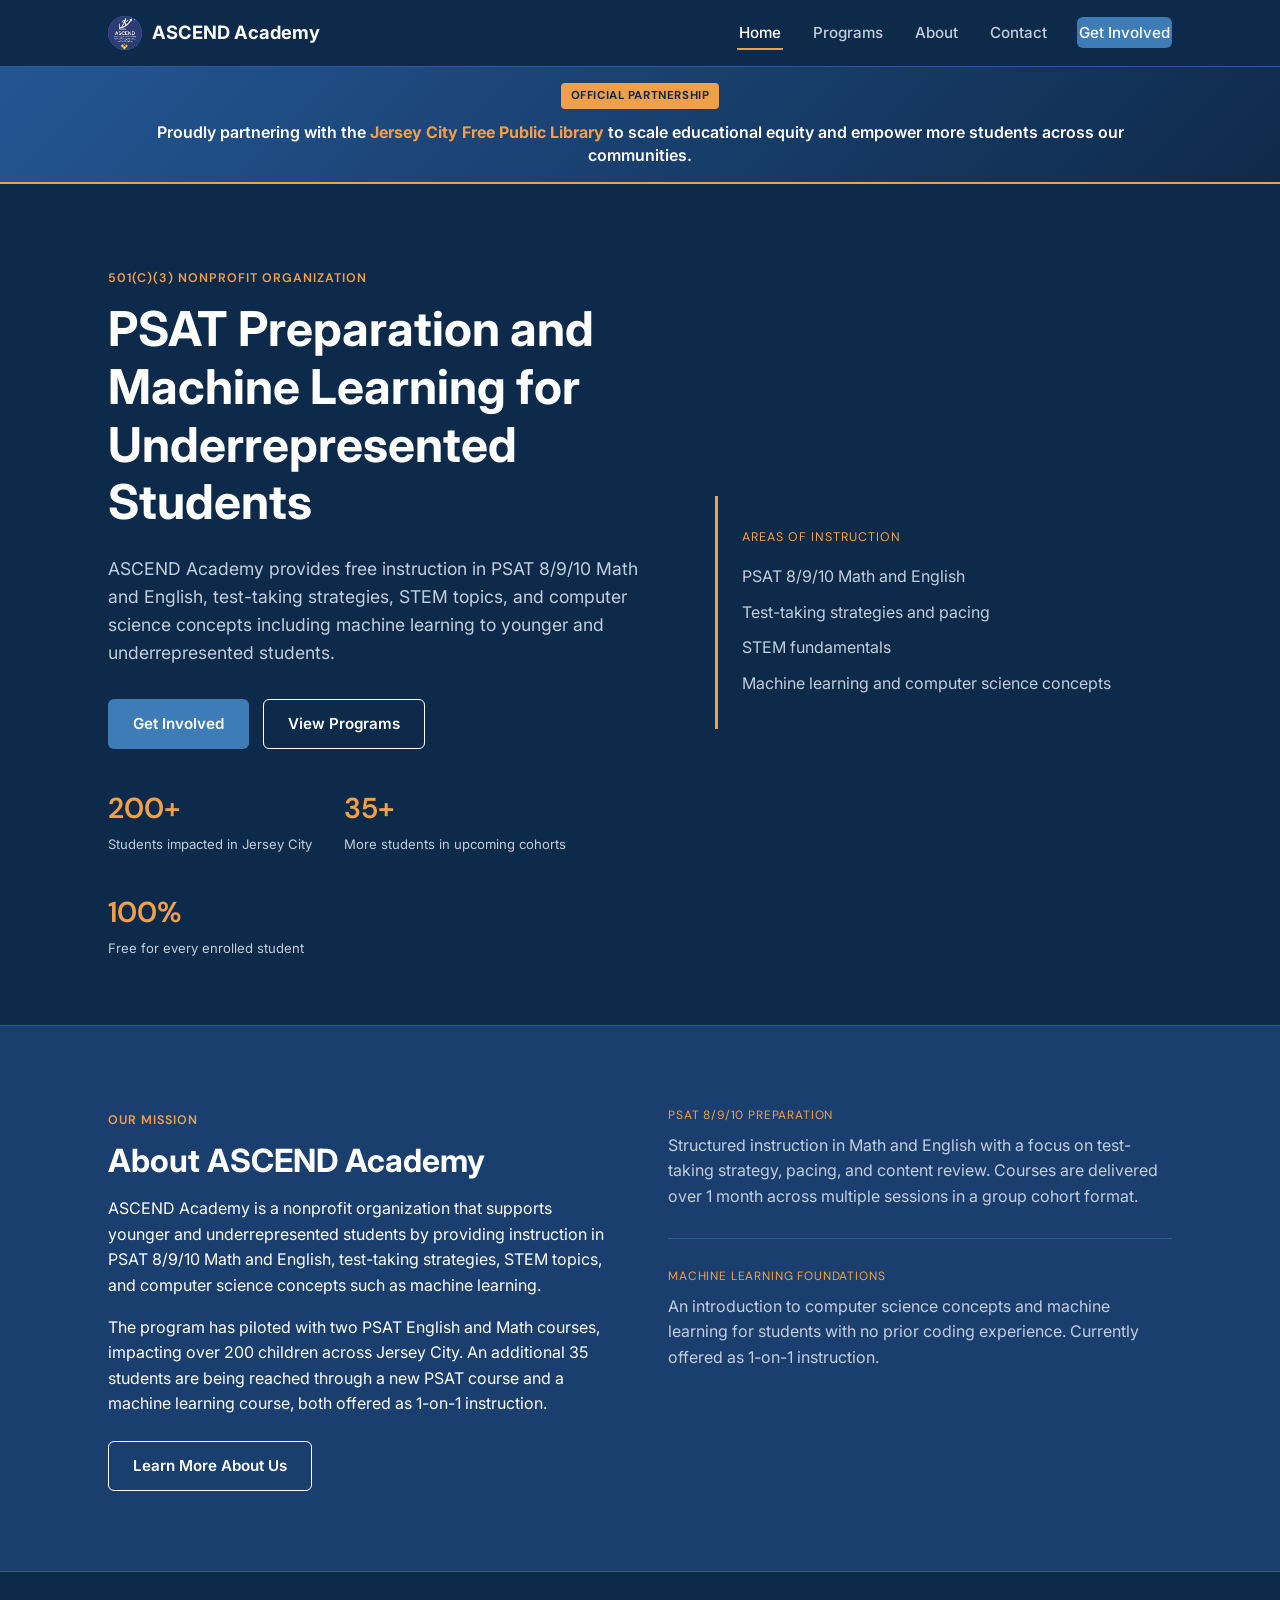
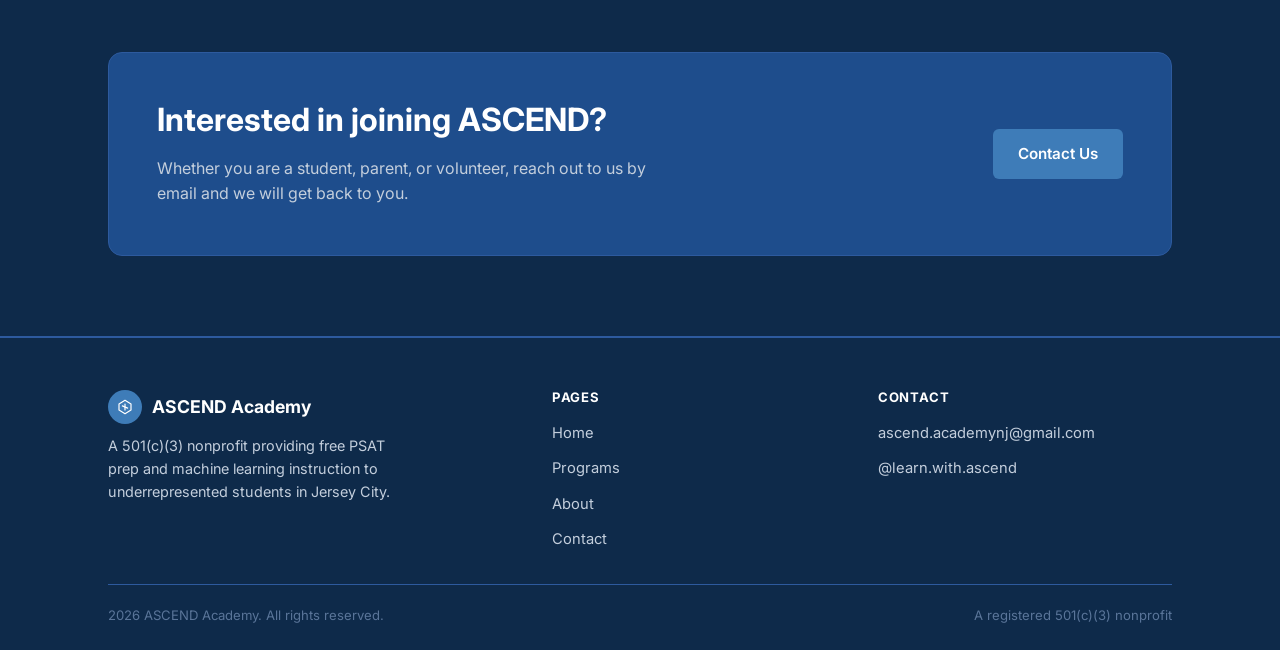
<file: index.html>
<!DOCTYPE html>
<html lang="en">
<head>
<meta charset="UTF-8">
<meta name="viewport" content="width=device-width, initial-scale=1.0">
<title>ASCEND Academy</title>
<meta name="description" content="ASCEND Academy is a nonprofit organization supporting younger and underrepresented students with PSAT preparation and machine learning instruction.">
<link rel="preconnect" href="https://fonts.googleapis.com">
<link rel="preconnect" href="https://fonts.gstatic.com" crossorigin>
<link href="https://fonts.googleapis.com/css2?family=Inter:wght@400;500;600;700&family=DM+Sans:wght@400;500;600&display=swap" rel="stylesheet">
<link rel="stylesheet" href="assets/css/style.css">
</head>
<body>

<header class="site-header">
  <nav class="nav">
    <a href="index.html" class="brand">
      <span class="brand-mark">
        <img src="assets/images/logo.png" alt="ASCEND Academy" style="width:34px;height:34px;object-fit:cover;border-radius:50%;display:block;">
      </span>
      ASCEND Academy
    </a>
    <button class="nav-toggle" aria-label="Toggle navigation" aria-expanded="false">
      <svg viewBox="0 0 24 24" fill="none" stroke-width="2" stroke-linecap="round"><line x1="3" y1="6" x2="21" y2="6"/><line x1="3" y1="12" x2="21" y2="12"/><line x1="3" y1="18" x2="21" y2="18"/></svg>
    </button>
    <ul class="nav-links">
      <li><a href="index.html" class="active">Home</a></li>
      <li><a href="programs.html">Programs</a></li>
      <li><a href="about.html">About</a></li>
      <li><a href="contact.html">Contact</a></li>
      <li><a href="contact.html" class="nav-cta">Get Involved</a></li>
    </ul>
  </nav>
</header>

<main>

  <!-- Highlighted Professional Partnership Banner -->
  <div style="background: linear-gradient(135deg, var(--bg-card-alt), var(--bg-dark)); border-bottom: 2px solid var(--accent); padding: 16px 0; text-align: center;">
    <div class="container" style="display: flex; align-items: center; justify-content: center; gap: 12px; flex-wrap: wrap;">
      <span style="background: var(--accent); color: var(--bg-dark); font-family: var(--font-mono); font-size: 0.72rem; font-weight: 700; padding: 4px 10px; border-radius: 4px; text-transform: uppercase; letter-spacing: 0.05em;">Official Partnership</span>
      <p style="margin: 0; font-weight: 600; font-size: 1rem; color: var(--white); line-height: 1.4;">
        Proudly partnering with the <span style="color: var(--accent); font-weight: 700;">Jersey City Free Public Library</span> to scale educational equity and empower more students across our communities.
      </p>
    </div>
  </div>

  <section class="hero">
    <div class="hero-inner">
      <div>
        <span class="eyebrow">501(c)(3) Nonprofit Organization</span>
        <h1>PSAT Preparation and Machine Learning for Underrepresented Students</h1>
        <p class="lede">ASCEND Academy provides free instruction in PSAT 8/9/10 Math and English, test-taking strategies, STEM topics, and computer science concepts including machine learning to younger and underrepresented students.</p>
        <div class="btn-group">
          <a href="contact.html" class="btn btn-primary">Get Involved</a>
          <a href="programs.html" class="btn btn-outline">View Programs</a>
        </div>
        <div class="hero-stats">
          <div>
            <span class="stat-num">200+</span>
            <span class="stat-label">Students impacted in Jersey City</span>
          </div>
          <div>
            <span class="stat-num">35+</span>
            <span class="stat-label">More students in upcoming cohorts</span>
          </div>
          <div>
            <span class="stat-num">100%</span>
            <span class="stat-label">Free for every enrolled student</span>
          </div>
        </div>
      </div>

      <div style="padding: 32px 0; border-left: 3px solid var(--accent); padding-left: 24px;">
        <p style="font-family: var(--font-mono); font-size: 0.78rem; text-transform: uppercase; letter-spacing: 0.08em; color: var(--accent); margin-bottom: 16px;">Areas of instruction</p>
        <p style="color: var(--text-muted); margin-bottom: 10px;">PSAT 8/9/10 Math and English</p>
        <p style="color: var(--text-muted); margin-bottom: 10px;">Test-taking strategies and pacing</p>
        <p style="color: var(--text-muted); margin-bottom: 10px;">STEM fundamentals</p>
        <p style="color: var(--text-muted); margin-bottom: 0;">Machine learning and computer science concepts</p>
      </div>
    </div>
  </section>

  <section class="section">
    <div class="container">
      <div class="two-col">
        <div>
          <span class="eyebrow">Our Mission</span>
          <h2>About ASCEND Academy</h2>
          <p>ASCEND Academy is a nonprofit organization that supports younger and underrepresented students by providing instruction in PSAT 8/9/10 Math and English, test-taking strategies, STEM topics, and computer science concepts such as machine learning.</p>
          <p>The program has piloted with two PSAT English and Math courses, impacting over 200 children across Jersey City. An additional 35 students are being reached through a new PSAT course and a machine learning course, both offered as 1-on-1 instruction.</p>
          <a href="about.html" class="btn btn-outline" style="margin-top:8px;">Learn More About Us</a>
        </div>
        <div>
          <div style="padding-bottom: 28px; border-bottom: 1px solid var(--line);">
            <p style="font-family: var(--font-mono); font-size: 0.75rem; text-transform: uppercase; letter-spacing: 0.07em; color: var(--accent); margin-bottom: 8px;">PSAT 8/9/10 Preparation</p>
            <p style="color: var(--text-muted); margin: 0;">Structured instruction in Math and English with a focus on test-taking strategy, pacing, and content review. Courses are delivered over 1 month across multiple sessions in a group cohort format.</p>
          </div>
          <div style="padding-top: 28px;">
            <p style="font-family: var(--font-mono); font-size: 0.75rem; text-transform: uppercase; letter-spacing: 0.07em; color: var(--accent); margin-bottom: 8px;">Machine Learning Foundations</p>
            <p style="color: var(--text-muted); margin: 0;">An introduction to computer science concepts and machine learning for students with no prior coding experience. Currently offered as 1-on-1 instruction.</p>
          </div>
        </div>
      </div>
    </div>
  </section>

  <section class="section section-alt">
    <div class="container">
      <div class="cta-banner">
        <div>
          <h2>Interested in joining ASCEND?</h2>
          <p>Whether you are a student, parent, or volunteer, reach out to us by email and we will get back to you.</p>
        </div>
        <a href="contact.html" class="btn btn-primary">Contact Us</a>
      </div>
    </div>
  </section>

</main>

<footer class="site-footer">
  <div class="container">
    <div class="footer-grid">
      <div>
        <div class="footer-brand">
          <span class="brand-mark">
            <svg viewBox="0 0 24 24" fill="none"><path d="M12 3L20 8V16L12 21L4 16V8L12 3Z" stroke="white" stroke-width="1.6" stroke-linejoin="round"/><path d="M12 8L12 16" stroke="white" stroke-width="1.6" stroke-linecap="round"/><path d="M8.5 10.5L15.5 13.5" stroke="white" stroke-width="1.6" stroke-linecap="round"/></svg>
          </span>
          ASCEND Academy
        </div>
        <p style="font-size:0.9rem; max-width:32ch;">A 501(c)(3) nonprofit providing free PSAT prep and machine learning instruction to underrepresented students in Jersey City.</p>
      </div>
      <div>
        <h4>Pages</h4>
        <ul>
          <li><a href="index.html">Home</a></li>
          <li><a href="programs.html">Programs</a></li>
          <li><a href="about.html">About</a></li>
          <li><a href="contact.html">Contact</a></li>
        </ul>
      </div>
      <div>
        <h4>Contact</h4>
        <ul>
          <li><a href="mailto:ascend.academynj@gmail.com">ascend.academynj@gmail.com</a></li>
          <li><a href="https://instagram.com/learn.with.ascend" target="_blank" rel="noopener">@learn.with.ascend</a></li>
        </ul>
      </div>
    </div>
    <div class="footer-bottom">
      <span>2026 ASCEND Academy. All rights reserved.</span>
      <span>A registered 501(c)(3) nonprofit</span>
    </div>
  </div>
</footer>

<script src="assets/js/main.js"></script>
</body>
</html>
</file>
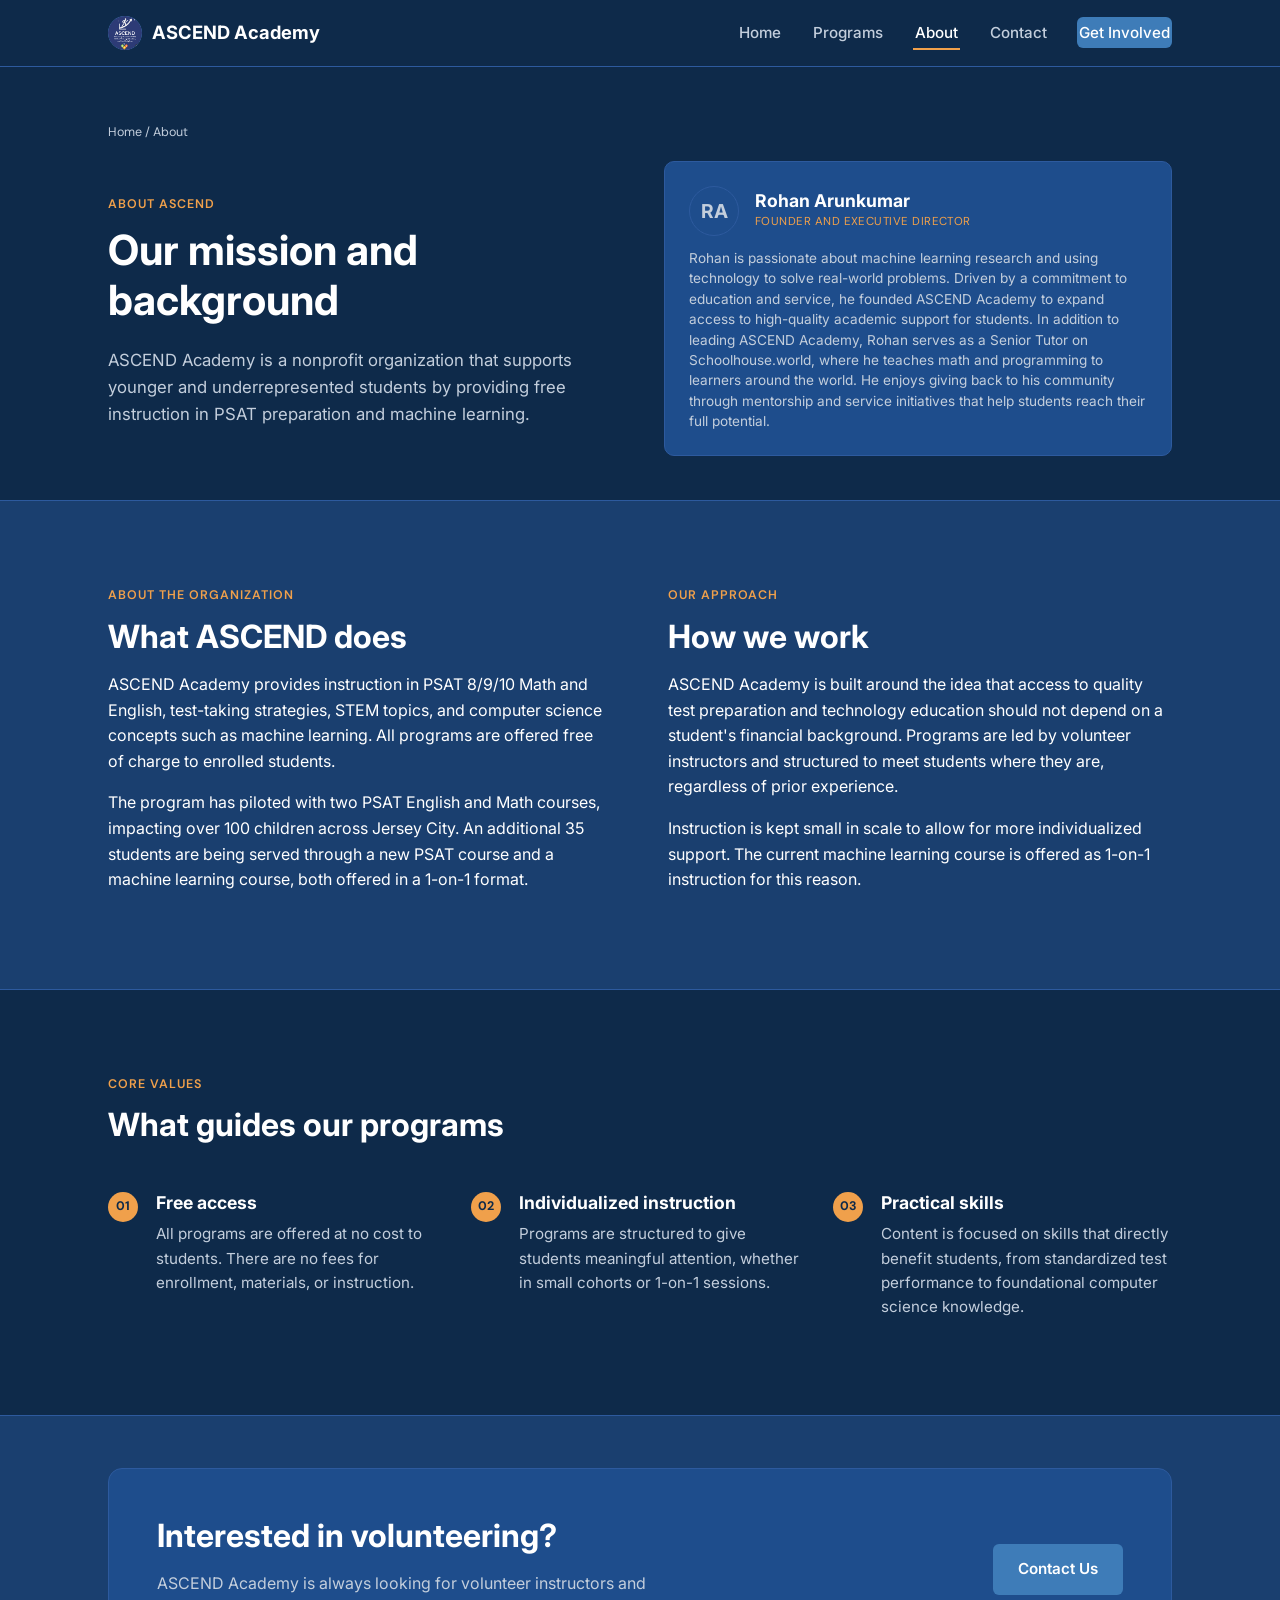
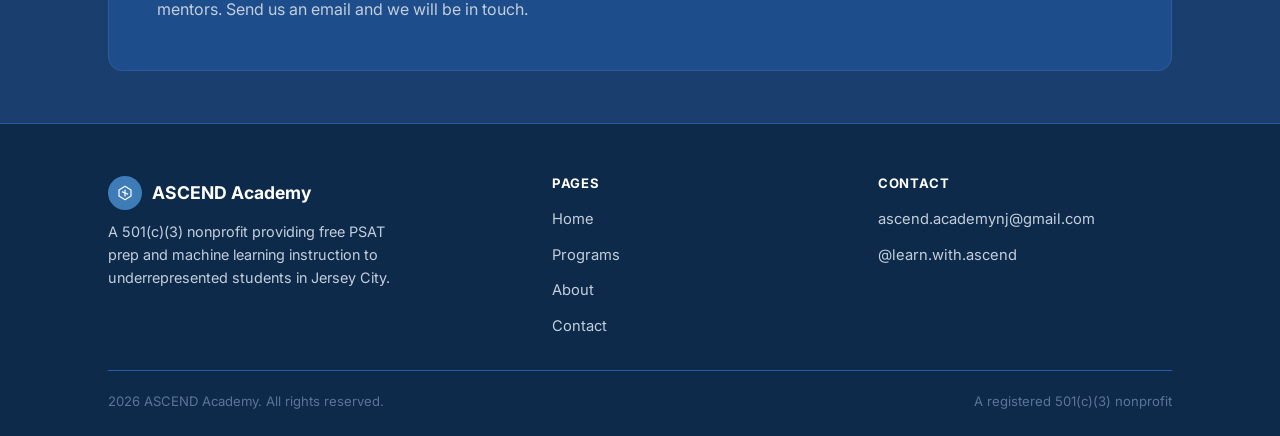
<file: about.html>
<!DOCTYPE html>
<html lang="en">
<head>
<meta charset="UTF-8">
<meta name="viewport" content="width=device-width, initial-scale=1.0">
<title>About — ASCEND Academy</title>
<meta name="description" content="About ASCEND Academy, our mission, and our team.">
<link rel="preconnect" href="https://fonts.googleapis.com">
<link rel="preconnect" href="https://fonts.gstatic.com" crossorigin>
<link href="https://fonts.googleapis.com/css2?family=Inter:wght@400;500;600;700&family=DM+Sans:wght@400;500;600&display=swap" rel="stylesheet">
<link rel="stylesheet" href="assets/css/style.css">
</head>
<body>

<header class="site-header">
  <nav class="nav">
    <a href="index.html" class="brand">
      <span class="brand-mark">
        <img src="assets/images/logo.png" alt="ASCEND Academy" style="width:34px;height:34px;object-fit:cover;border-radius:50%;display:block;">
      </span>
      ASCEND Academy
    </a>
    <button class="nav-toggle" aria-label="Toggle navigation" aria-expanded="false">
      <svg viewBox="0 0 24 24" fill="none" stroke-width="2" stroke-linecap="round"><line x1="3" y1="6" x2="21" y2="6"/><line x1="3" y1="12" x2="21" y2="12"/><line x1="3" y1="18" x2="21" y2="18"/></svg>
    </button>
    <ul class="nav-links">
      <li><a href="index.html">Home</a></li>
      <li><a href="programs.html">Programs</a></li>
      <li><a href="about.html" class="active">About</a></li>
      <li><a href="contact.html">Contact</a></li>
      <li><a href="contact.html" class="nav-cta">Get Involved</a></li>
    </ul>
  </nav>
</header>

<main>

  <section class="page-hero">
    <div class="container">
      <div class="breadcrumb"><a href="index.html">Home</a> / About</div>
      <div class="two-col" style="align-items: center; gap: 48px;">
        <div>
          <span class="eyebrow">About ASCEND</span>
          <h1 style="font-size:clamp(1.8rem,4vw,2.6rem); margin-bottom: 0.5em;">Our mission and background</h1>
          <p class="lede" style="margin-bottom: 0;">ASCEND Academy is a nonprofit organization that supports younger and underrepresented students by providing free instruction in PSAT preparation and machine learning.</p>
        </div>
        <div>
          <div class="person-card" style="background: var(--bg-card); border: 1px solid var(--line); padding: 24px; border-radius: 10px;">
            <div style="display: flex; align-items: center; gap: 16px; margin-bottom: 12px;">
              <div class="person-photo" style="width: 50px; height: 50px; margin-bottom: 0; font-size: 1.2rem; aspect-ratio: 1; border-radius: 50%;">RA</div>
              <div>
                <h3 style="font-size:1.1rem; margin-bottom: 2px;">Rohan Arunkumar</h3>
                <p class="person-role" style="font-size: 0.72rem; margin-bottom: 0;">Founder and Executive Director</p>
              </div>
            </div>
            <p class="bio" style="font-size: 0.85rem; line-height: 1.5; color: var(--text-muted); margin-bottom: 0;">Rohan is passionate about machine learning research and using technology to solve real-world problems. Driven by a commitment to education and service, he founded ASCEND Academy to expand access to high-quality academic support for students. In addition to leading ASCEND Academy, Rohan serves as a Senior Tutor on Schoolhouse.world, where he teaches math and programming to learners around the world. He enjoys giving back to his community through mentorship and service initiatives that help students reach their full potential.</p>
          </div>
        </div>
      </div>
    </div>
  </section>

  <section class="section">
    <div class="container">
      <div class="two-col">
        <div>
          <span class="eyebrow">About the Organization</span>
          <h2>What ASCEND does</h2>
          <p>ASCEND Academy provides instruction in PSAT 8/9/10 Math and English, test-taking strategies, STEM topics, and computer science concepts such as machine learning. All programs are offered free of charge to enrolled students.</p>
          <p>The program has piloted with two PSAT English and Math courses, impacting over 100 children across Jersey City. An additional 35 students are being served through a new PSAT course and a machine learning course, both offered in a 1-on-1 format.</p>
        </div>
        <div>
          <span class="eyebrow">Our Approach</span>
          <h2>How we work</h2>
          <p>ASCEND Academy is built around the idea that access to quality test preparation and technology education should not depend on a student's financial background. Programs are led by volunteer instructors and structured to meet students where they are, regardless of prior experience.</p>
          <p>Instruction is kept small in scale to allow for more individualized support. The current machine learning course is offered as 1-on-1 instruction for this reason.</p>
        </div>
      </div>
    </div>
  </section>

  <section class="section section-alt">
    <div class="container">
      <div class="section-head">
        <span class="eyebrow">Core Values</span>
        <h2>What guides our programs</h2>
      </div>
      <div class="grid grid-3">
        <div>
          <div class="pillar">
            <span class="pillar-index">01</span>
            <div>
              <h3 style="font-size:1.1rem;">Free access</h3>
              <p style="color:var(--text-muted); font-size:0.95rem;">All programs are offered at no cost to students. There are no fees for enrollment, materials, or instruction.</p>
            </div>
          </div>
        </div>
        <div>
          <div class="pillar">
            <span class="pillar-index">02</span>
            <div>
              <h3 style="font-size:1.1rem;">Individualized instruction</h3>
              <p style="color:var(--text-muted); font-size:0.95rem;">Programs are structured to give students meaningful attention, whether in small cohorts or 1-on-1 sessions.</p>
            </div>
          </div>
        </div>
        <div>
          <div class="pillar">
            <span class="pillar-index">03</span>
            <div>
              <h3 style="font-size:1.1rem;">Practical skills</h3>
              <p style="color:var(--text-muted); font-size:0.95rem;">Content is focused on skills that directly benefit students, from standardized test performance to foundational computer science knowledge.</p>
            </div>
          </div>
        </div>
      </div>
    </div>
  </section>

  <section class="section section-tight">
    <div class="container">
      <div class="cta-banner">
        <div>
          <h2>Interested in volunteering?</h2>
          <p>ASCEND Academy is always looking for volunteer instructors and mentors. Send us an email and we will be in touch.</p>
        </div>
        <a href="contact.html" class="btn btn-primary">Contact Us</a>
      </div>
    </div>
  </section>

</main>

<footer class="site-footer">
  <div class="container">
    <div class="footer-grid">
      <div>
        <div class="footer-brand">
          <span class="brand-mark">
            <svg viewBox="0 0 24 24" fill="none"><path d="M12 3L20 8V16L12 21L4 16V8L12 3Z" stroke="white" stroke-width="1.6" stroke-linejoin="round"/><path d="M12 8L12 16" stroke="white" stroke-width="1.6" stroke-linecap="round"/><path d="M8.5 10.5L15.5 13.5" stroke="white" stroke-width="1.6" stroke-linecap="round"/></svg>
          </span>
          ASCEND Academy
        </div>
        <p style="font-size:0.9rem; max-width:32ch;">A 501(c)(3) nonprofit providing free PSAT prep and machine learning instruction to underrepresented students in Jersey City.</p>
      </div>
      <div>
        <h4>Pages</h4>
        <ul>
          <li><a href="index.html">Home</a></li>
          <li><a href="programs.html">Programs</a></li>
          <li><a href="about.html">About</a></li>
          <li><a href="contact.html">Contact</a></li>
        </ul>
      </div>
      <div>
        <h4>Contact</h4>
        <ul>
          <li><a href="mailto:ascend.academynj@gmail.com">ascend.academynj@gmail.com</a></li>
          <li><a href="https://instagram.com/learn.with.ascend" target="_blank" rel="noopener">@learn.with.ascend</a></li>
        </ul>
      </div>
    </div>
    <div class="footer-bottom">
      <span>2026 ASCEND Academy. All rights reserved.</span>
      <span>A registered 501(c)(3) nonprofit</span>
    </div>
  </div>
</footer>

<script src="assets/js/main.js"></script>
</body>
</html>
</file>
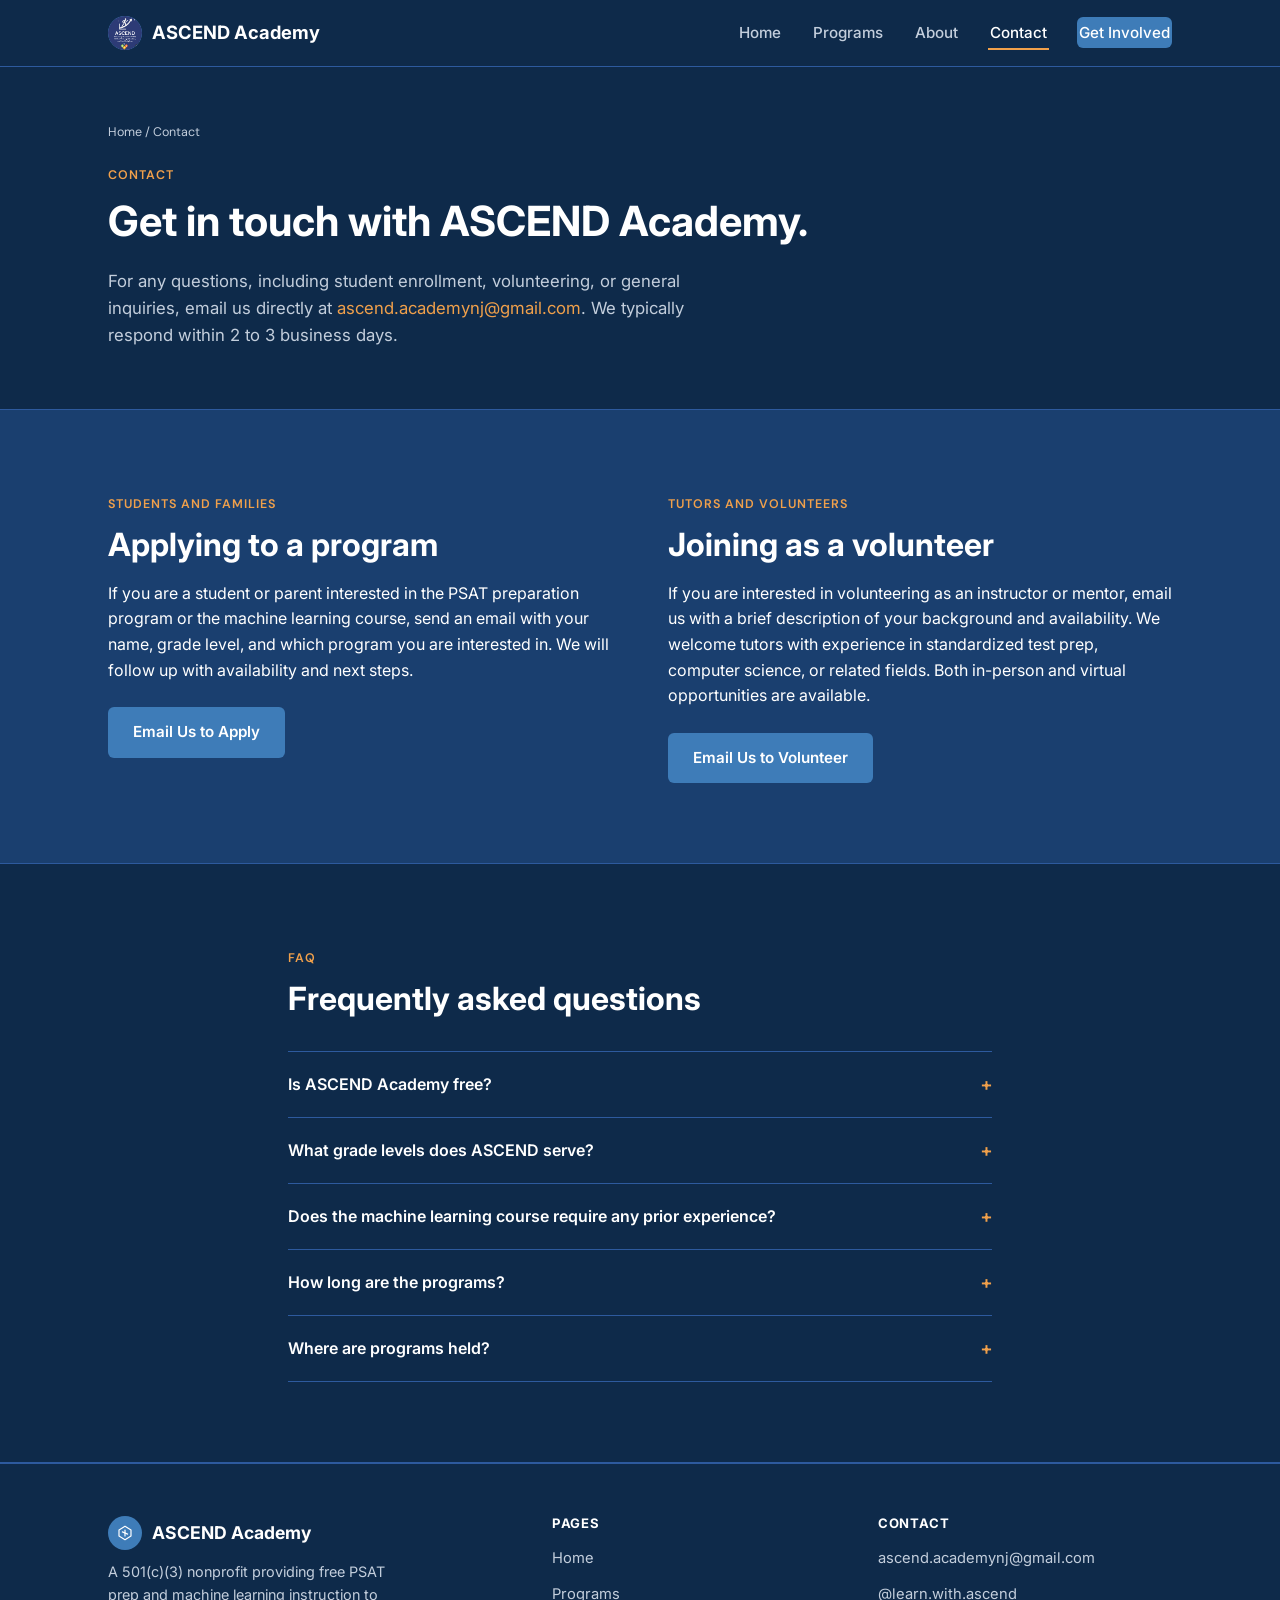
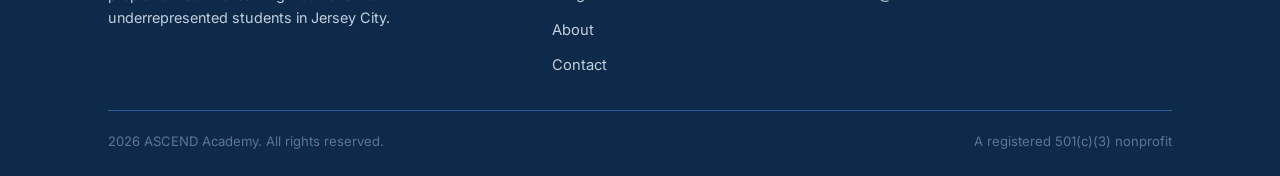
<file: contact.html>
<!DOCTYPE html>
<html lang="en">
<head>
<meta charset="UTF-8">
<meta name="viewport" content="width=device-width, initial-scale=1.0">
<title>Contact — ASCEND Academy</title>
<meta name="description" content="Get in touch with ASCEND Academy.">
<link rel="preconnect" href="https://fonts.googleapis.com">
<link rel="preconnect" href="https://fonts.gstatic.com" crossorigin>
<link href="https://fonts.googleapis.com/css2?family=Inter:wght@400;500;600;700&family=DM+Sans:wght@400;500;600&display=swap" rel="stylesheet">
<link rel="stylesheet" href="assets/css/style.css">
</head>
<body>

<header class="site-header">
  <nav class="nav">
    <a href="index.html" class="brand">
      <span class="brand-mark">
        <img src="assets/images/logo.png" alt="ASCEND Academy" style="width:34px;height:34px;object-fit:cover;border-radius:50%;display:block;">
      </span>
      ASCEND Academy
    </a>
    <button class="nav-toggle" aria-label="Toggle navigation" aria-expanded="false">
      <svg viewBox="0 0 24 24" fill="none" stroke-width="2" stroke-linecap="round"><line x1="3" y1="6" x2="21" y2="6"/><line x1="3" y1="12" x2="21" y2="12"/><line x1="3" y1="18" x2="21" y2="18"/></svg>
    </button>
    <ul class="nav-links">
      <li><a href="index.html">Home</a></li>
      <li><a href="programs.html">Programs</a></li>
      <li><a href="about.html">About</a></li>
      <li><a href="contact.html" class="active">Contact</a></li>
      <li><a href="contact.html" class="nav-cta">Get Involved</a></li>
    </ul>
  </nav>
</header>

<main>

  <section class="page-hero">
    <div class="container">
      <div class="breadcrumb"><a href="index.html">Home</a> / Contact</div>
      <span class="eyebrow">Contact</span>
      <h1 style="font-size:clamp(1.8rem,4vw,2.6rem);">Get in touch with ASCEND Academy.</h1>
      <p class="lede">For any questions, including student enrollment, volunteering, or general inquiries, email us directly at <a href="mailto:ascend.academynj@gmail.com">ascend.academynj@gmail.com</a>. We typically respond within 2 to 3 business days.</p>
    </div>
  </section>

  <section class="section">
    <div class="container">
      <div class="two-col">

        <div>
          <span class="eyebrow">Students and Families</span>
          <h2>Applying to a program</h2>
          <p>If you are a student or parent interested in the PSAT preparation program or the machine learning course, send an email with your name, grade level, and which program you are interested in. We will follow up with availability and next steps.</p>
          <a href="mailto:ascend.academynj@gmail.com" class="btn btn-primary" style="margin-top: 8px;">Email Us to Apply</a>
        </div>

        <div>
          <span class="eyebrow">Tutors and Volunteers</span>
          <h2>Joining as a volunteer</h2>
          <p>If you are interested in volunteering as an instructor or mentor, email us with a brief description of your background and availability. We welcome tutors with experience in standardized test prep, computer science, or related fields. Both in-person and virtual opportunities are available.</p>
          <a href="mailto:ascend.academynj@gmail.com" class="btn btn-primary" style="margin-top: 8px;">Email Us to Volunteer</a>
        </div>

      </div>
    </div>
  </section>

  <section class="section section-alt">
    <div class="container" style="max-width: 760px;">
      <span class="eyebrow">FAQ</span>
      <h2 style="margin-bottom: 32px;">Frequently asked questions</h2>
      <div>
        <div class="faq-item">
          <button class="faq-question" aria-expanded="false">
            Is ASCEND Academy free?
            <span class="plus">+</span>
          </button>
          <div class="faq-answer">
            <div class="faq-answer-inner">Yes. Both the PSAT preparation program and the machine learning course are completely free for enrolled students. There are no fees for materials or instruction.</div>
          </div>
        </div>
        <div class="faq-item">
          <button class="faq-question" aria-expanded="false">
            What grade levels does ASCEND serve?
            <span class="plus">+</span>
          </button>
          <div class="faq-answer">
            <div class="faq-answer-inner">Programs are primarily designed for students in 8th through 10th grade. Students outside this range are welcome to reach out and will be considered based on availability.</div>
          </div>
        </div>
        <div class="faq-item">
          <button class="faq-question" aria-expanded="false">
            Does the machine learning course require any prior experience?
            <span class="plus">+</span>
          </button>
          <div class="faq-answer">
            <div class="faq-answer-inner">No. The machine learning course is designed for students with no prior programming or computer science experience. Instruction starts from the basics.</div>
          </div>
        </div>
        <div class="faq-item">
          <button class="faq-question" aria-expanded="false">
            How long are the programs?
            <span class="plus">+</span>
          </button>
          <div class="faq-answer">
            <div class="faq-answer-inner">Each course runs over 1 month across multiple sessions. The machine learning course may vary slightly depending on the student's pace and format.</div>
          </div>
        </div>
        <div class="faq-item">
          <button class="faq-question" aria-expanded="false">
            Where are programs held?
            <span class="plus">+</span>
          </button>
          <div class="faq-answer">
            <div class="faq-answer-inner">Programs are based in Jersey City, New Jersey. Both in-person and virtual instruction options are available depending on the program and cohort.</div>
          </div>
        </div>
      </div>
    </div>
  </section>

</main>

<footer class="site-footer">
  <div class="container">
    <div class="footer-grid">
      <div>
        <div class="footer-brand">
          <span class="brand-mark">
            <svg viewBox="0 0 24 24" fill="none"><path d="M12 3L20 8V16L12 21L4 16V8L12 3Z" stroke="white" stroke-width="1.6" stroke-linejoin="round"/><path d="M12 8L12 16" stroke="white" stroke-width="1.6" stroke-linecap="round"/><path d="M8.5 10.5L15.5 13.5" stroke="white" stroke-width="1.6" stroke-linecap="round"/></svg>
          </span>
          ASCEND Academy
        </div>
        <p style="font-size:0.9rem; max-width:32ch;">A 501(c)(3) nonprofit providing free PSAT prep and machine learning instruction to underrepresented students in Jersey City.</p>
      </div>
      <div>
        <h4>Pages</h4>
        <ul>
          <li><a href="index.html">Home</a></li>
          <li><a href="programs.html">Programs</a></li>
          <li><a href="about.html">About</a></li>
          <li><a href="contact.html">Contact</a></li>
        </ul>
      </div>
      <div>
        <h4>Contact</h4>
        <ul>
          <li><a href="mailto:ascend.academynj@gmail.com">ascend.academynj@gmail.com</a></li>
          <li><a href="https://instagram.com/learn.with.ascend" target="_blank" rel="noopener">@learn.with.ascend</a></li>
        </ul>
      </div>
    </div>
    <div class="footer-bottom">
      <span>2026 ASCEND Academy. All rights reserved.</span>
      <span>A registered 501(c)(3) nonprofit</span>
    </div>
  </div>
</footer>

<script src="assets/js/main.js"></script>
</body>
</html>
</file>
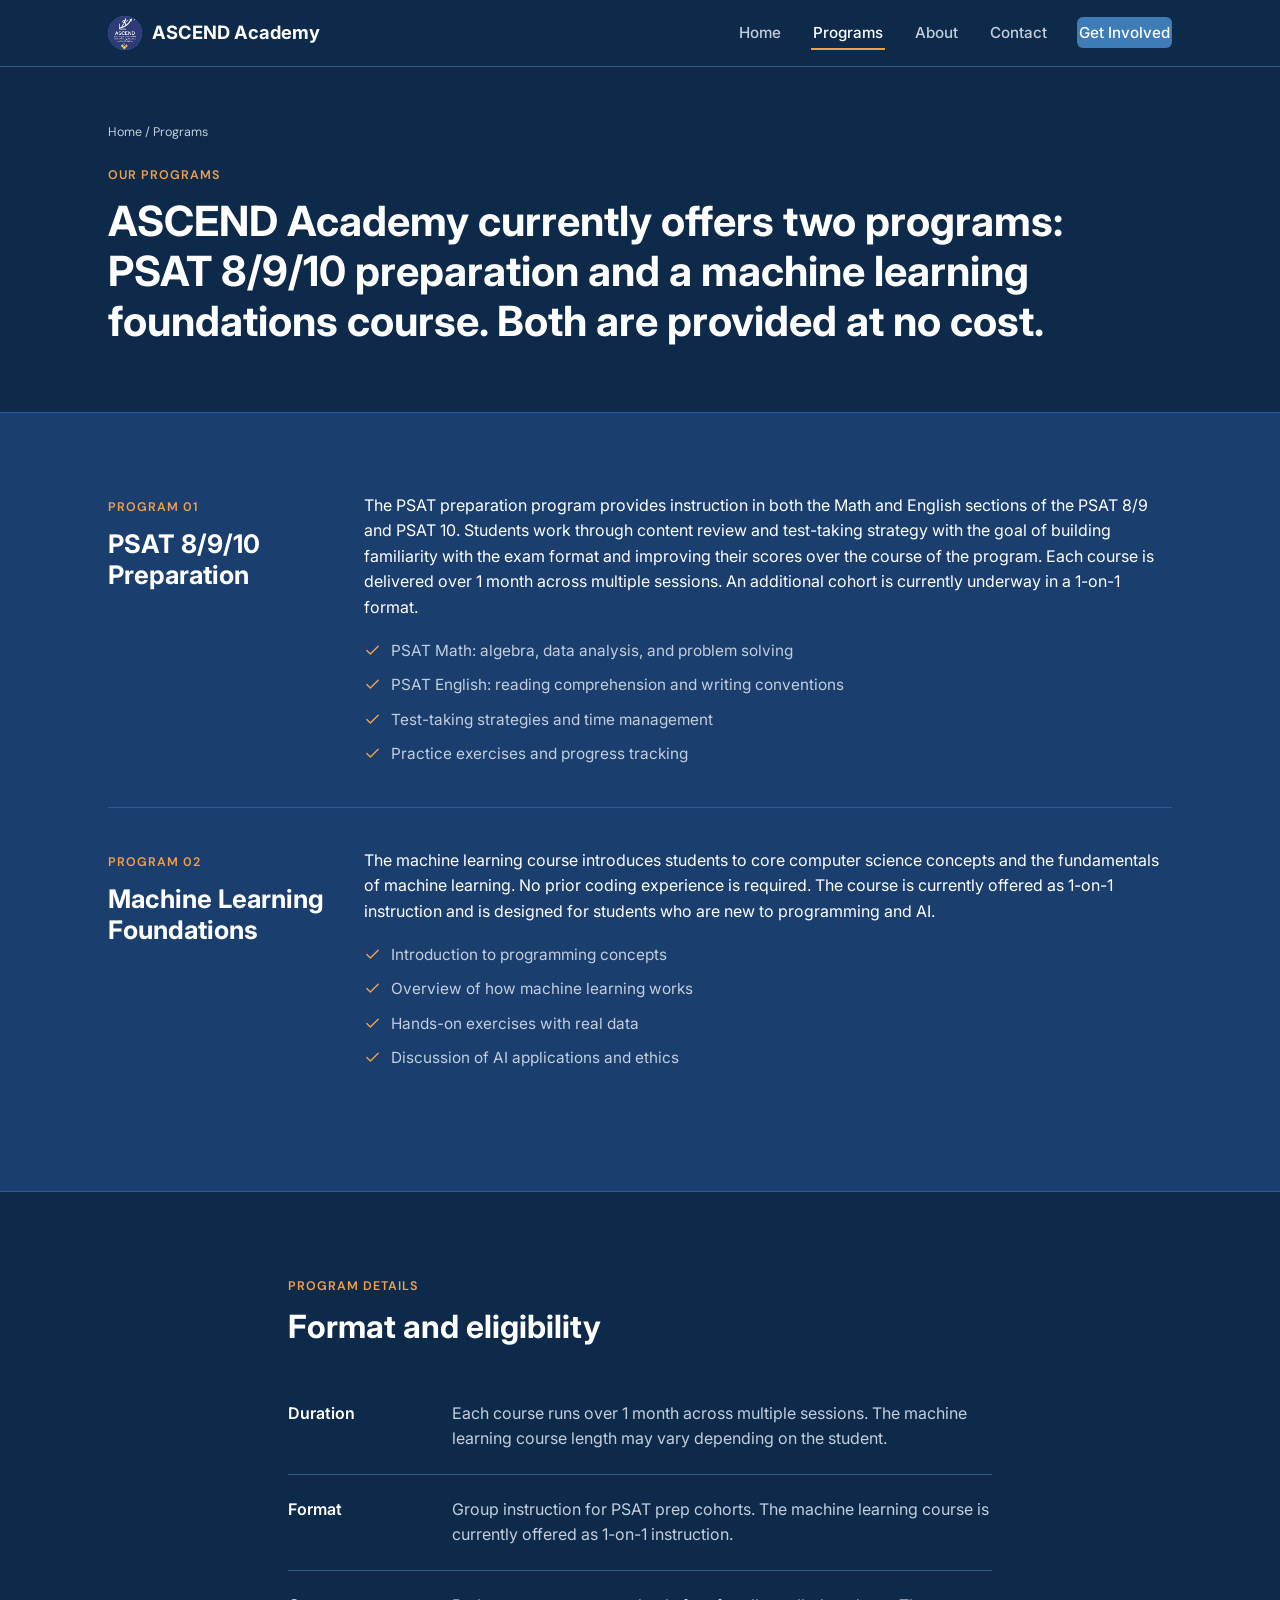
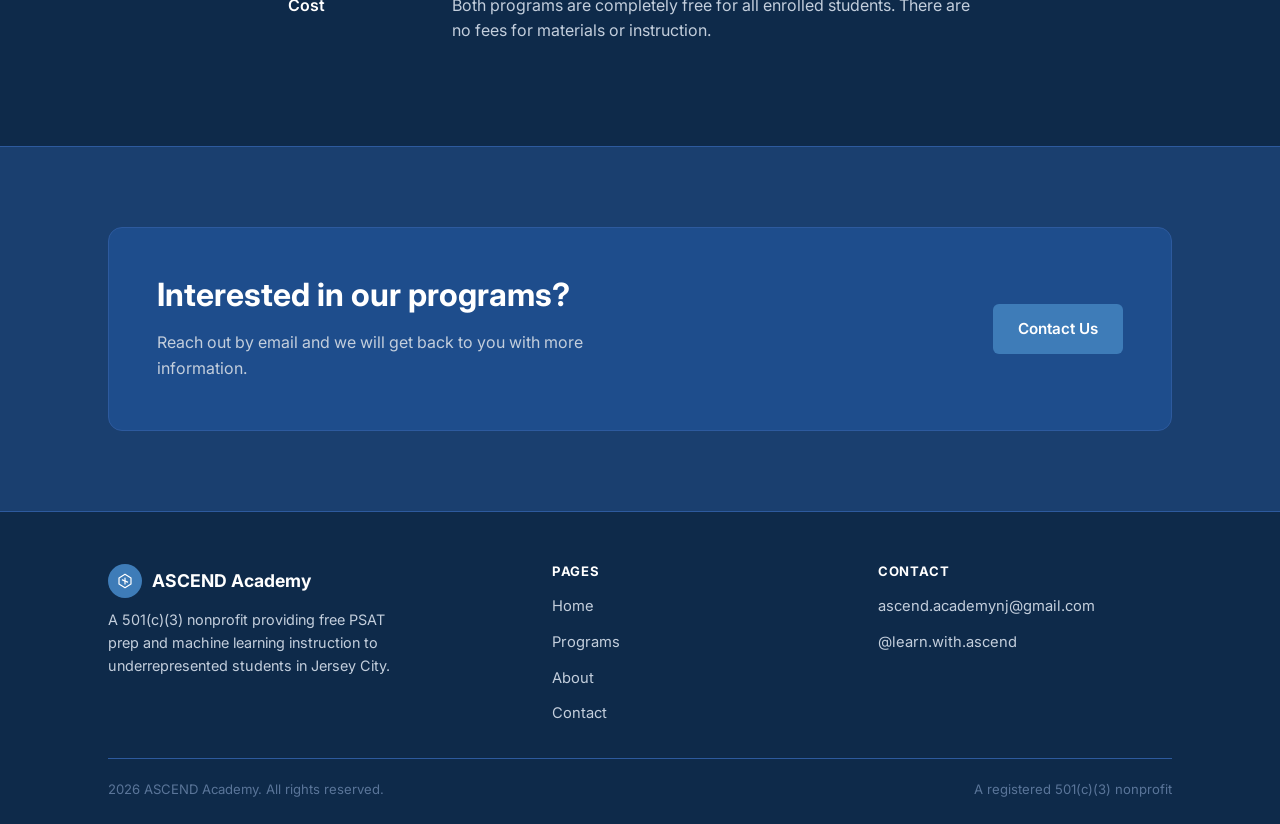
<file: programs.html>
<!DOCTYPE html>
<html lang="en">
<head>
<meta charset="UTF-8">
<meta name="viewport" content="width=device-width, initial-scale=1.0">
<title>Programs — ASCEND Academy</title>
<meta name="description" content="ASCEND Academy's PSAT 8/9/10 preparation and machine learning programs.">
<link rel="preconnect" href="https://fonts.googleapis.com">
<link rel="preconnect" href="https://fonts.gstatic.com" crossorigin>
<link href="https://fonts.googleapis.com/css2?family=Inter:wght@400;500;600;700&family=DM+Sans:wght@400;500;600&display=swap" rel="stylesheet">
<link rel="stylesheet" href="assets/css/style.css">
</head>
<body>

<header class="site-header">
  <nav class="nav">
    <a href="index.html" class="brand">
      <span class="brand-mark">
        <img src="assets/images/logo.png" alt="ASCEND Academy" style="width:34px;height:34px;object-fit:cover;border-radius:50%;display:block;">
      </span>
      ASCEND Academy
    </a>
    <button class="nav-toggle" aria-label="Toggle navigation" aria-expanded="false">
      <svg viewBox="0 0 24 24" fill="none" stroke-width="2" stroke-linecap="round"><line x1="3" y1="6" x2="21" y2="6"/><line x1="3" y1="12" x2="21" y2="12"/><line x1="3" y1="18" x2="21" y2="18"/></svg>
    </button>
    <ul class="nav-links">
      <li><a href="index.html">Home</a></li>
      <li><a href="programs.html" class="active">Programs</a></li>
      <li><a href="about.html">About</a></li>
      <li><a href="contact.html">Contact</a></li>
      <li><a href="contact.html" class="nav-cta">Get Involved</a></li>
    </ul>
  </nav>
</header>

<main>

  <section class="page-hero">
    <div class="container">
      <div class="breadcrumb"><a href="index.html">Home</a> / Programs</div>
      <span class="eyebrow">Our Programs</span>
      <h1 style="font-size:clamp(1.8rem,4vw,2.6rem);">ASCEND Academy currently offers two programs: PSAT 8/9/10 preparation and a machine learning foundations course. Both are provided at no cost.</h1>
    </div>
  </section>

  <section class="section">
    <div class="container">

      <div class="program-row">
        <div class="program-meta">
          <span class="eyebrow">Program 01</span>
          <h2 style="font-size:1.6rem;">PSAT 8/9/10 Preparation</h2>
        </div>
        <div>
          <p>The PSAT preparation program provides instruction in both the Math and English sections of the PSAT 8/9 and PSAT 10. Students work through content review and test-taking strategy with the goal of building familiarity with the exam format and improving their scores over the course of the program. Each course is delivered over 1 month across multiple sessions. An additional cohort is currently underway in a 1-on-1 format.</p>
          <ul>
            <li><svg viewBox="0 0 24 24" fill="none" stroke-width="2" stroke-linecap="round" stroke-linejoin="round"><polyline points="20 6 9 17 4 12"/></svg>PSAT Math: algebra, data analysis, and problem solving</li>
            <li><svg viewBox="0 0 24 24" fill="none" stroke-width="2" stroke-linecap="round" stroke-linejoin="round"><polyline points="20 6 9 17 4 12"/></svg>PSAT English: reading comprehension and writing conventions</li>
            <li><svg viewBox="0 0 24 24" fill="none" stroke-width="2" stroke-linecap="round" stroke-linejoin="round"><polyline points="20 6 9 17 4 12"/></svg>Test-taking strategies and time management</li>
            <li><svg viewBox="0 0 24 24" fill="none" stroke-width="2" stroke-linecap="round" stroke-linejoin="round"><polyline points="20 6 9 17 4 12"/></svg>Practice exercises and progress tracking</li>
          </ul>
        </div>
      </div>

      <div class="program-row">
        <div class="program-meta">
          <span class="eyebrow">Program 02</span>
          <h2 style="font-size:1.6rem;">Machine Learning Foundations</h2>
        </div>
        <div>
          <p>The machine learning course introduces students to core computer science concepts and the fundamentals of machine learning. No prior coding experience is required. The course is currently offered as 1-on-1 instruction and is designed for students who are new to programming and AI.</p>
          <ul>
            <li><svg viewBox="0 0 24 24" fill="none" stroke-width="2" stroke-linecap="round" stroke-linejoin="round"><polyline points="20 6 9 17 4 12"/></svg>Introduction to programming concepts</li>
            <li><svg viewBox="0 0 24 24" fill="none" stroke-width="2" stroke-linecap="round" stroke-linejoin="round"><polyline points="20 6 9 17 4 12"/></svg>Overview of how machine learning works</li>
            <li><svg viewBox="0 0 24 24" fill="none" stroke-width="2" stroke-linecap="round" stroke-linejoin="round"><polyline points="20 6 9 17 4 12"/></svg>Hands-on exercises with real data</li>
            <li><svg viewBox="0 0 24 24" fill="none" stroke-width="2" stroke-linecap="round" stroke-linejoin="round"><polyline points="20 6 9 17 4 12"/></svg>Discussion of AI applications and ethics</li>
          </ul>
        </div>
      </div>

    </div>
  </section>

  <section class="section section-alt">
    <div class="container" style="max-width: 760px;">
      <span class="eyebrow">Program Details</span>
      <h2 style="margin-bottom: 32px;">Format and eligibility</h2>
      <div style="display: grid; gap: 0;">
        <div style="display: grid; grid-template-columns: 140px 1fr; gap: 24px; padding: 22px 0; border-bottom: 1px solid var(--line);">
          <p style="font-weight: 600; color: var(--white); margin: 0;">Duration</p>
          <p style="color: var(--text-muted); margin: 0;">Each course runs over 1 month across multiple sessions. The machine learning course length may vary depending on the student.</p>
        </div>
        <div style="display: grid; grid-template-columns: 140px 1fr; gap: 24px; padding: 22px 0; border-bottom: 1px solid var(--line);">
          <p style="font-weight: 600; color: var(--white); margin: 0;">Format</p>
          <p style="color: var(--text-muted); margin: 0;">Group instruction for PSAT prep cohorts. The machine learning course is currently offered as 1-on-1 instruction.</p>
        </div>
        <div style="display: grid; grid-template-columns: 140px 1fr; gap: 24px; padding: 22px 0;">
          <p style="font-weight: 600; color: var(--white); margin: 0;">Cost</p>
          <p style="color: var(--text-muted); margin: 0;">Both programs are completely free for all enrolled students. There are no fees for materials or instruction.</p>
        </div>
      </div>
    </div>
  </section>

  <section class="section">
    <div class="container">
      <div class="cta-banner">
        <div>
          <h2>Interested in our programs?</h2>
          <p>Reach out by email and we will get back to you with more information.</p>
        </div>
        <a href="contact.html" class="btn btn-primary">Contact Us</a>
      </div>
    </div>
  </section>

</main>

<footer class="site-footer">
  <div class="container">
    <div class="footer-grid">
      <div>
        <div class="footer-brand">
          <span class="brand-mark">
            <svg viewBox="0 0 24 24" fill="none"><path d="M12 3L20 8V16L12 21L4 16V8L12 3Z" stroke="white" stroke-width="1.6" stroke-linejoin="round"/><path d="M12 8L12 16" stroke="white" stroke-width="1.6" stroke-linecap="round"/><path d="M8.5 10.5L15.5 13.5" stroke="white" stroke-width="1.6" stroke-linecap="round"/></svg>
          </span>
          ASCEND Academy
        </div>
        <p style="font-size:0.9rem; max-width:32ch;">A 501(c)(3) nonprofit providing free PSAT prep and machine learning instruction to underrepresented students in Jersey City.</p>
      </div>
      <div>
        <h4>Pages</h4>
        <ul>
          <li><a href="index.html">Home</a></li>
          <li><a href="programs.html">Programs</a></li>
          <li><a href="about.html">About</a></li>
          <li><a href="contact.html">Contact</a></li>
        </ul>
      </div>
      <div>
        <h4>Contact</h4>
        <ul>
          <li><a href="mailto:ascend.academynj@gmail.com">ascend.academynj@gmail.com</a></li>
          <li><a href="https://instagram.com/learn.with.ascend" target="_blank" rel="noopener">@learn.with.ascend</a></li>
        </ul>
      </div>
    </div>
    <div class="footer-bottom">
      <span>2026 ASCEND Academy. All rights reserved.</span>
      <span>A registered 501(c)(3) nonprofit</span>
    </div>
  </div>
</footer>

<script src="assets/js/main.js"></script>
</body>
</html>
</file>
<file: assets/css/style.css>
/* =========================================================
   ASCEND Academy v2
   Palette: blue background, white text
   Type: Inter throughout (no serif)
   ========================================================= */

:root {
  --bg: #1A3F6F;
  --bg-dark: #0E2A4A;
  --bg-card: #1E4D8C;
  --bg-card-alt: #245694;
  --blue-light: #3E7CB8;
  --blue-pale: #2a5fa8;
  --white: #FFFFFF;
  --text-muted: #c3cedc;
  --line: #2d5a9e;
  --accent: #f0a04b;

  --font-body: "Inter", -apple-system, BlinkMacSystemFont, "Segoe UI", sans-serif;
  --font-mono: "DM Sans", "Inter", sans-serif;

  --max-width: 1120px;
  --radius: 6px;
}

* { box-sizing: border-box; }

html { scroll-behavior: smooth; }

body {
  margin: 0;
  font-family: var(--font-body);
  color: var(--white);
  background: var(--bg);
  line-height: 1.6;
  font-size: 16px;
}

h1, h2, h3, h4 {
  font-family: var(--font-body);
  font-weight: 700;
  line-height: 1.2;
  margin: 0 0 0.5em 0;
  color: var(--white);
}

h1 { font-size: clamp(2rem, 5vw, 3rem); }
h2 { font-size: clamp(1.5rem, 3vw, 2rem); }
h3 { font-size: 1.2rem; }

p { margin: 0 0 1em 0; }

a { color: var(--accent); text-decoration: none; }
a:hover { text-decoration: underline; }

a:focus-visible, button:focus-visible, input:focus-visible, textarea:focus-visible {
  outline: 2px solid var(--accent);
  outline-offset: 3px;
}

img { max-width: 100%; display: block; }

.container {
  max-width: var(--max-width);
  margin: 0 auto;
  padding: 0 28px;
}

.eyebrow {
  font-family: var(--font-mono);
  font-size: 0.78rem;
  letter-spacing: 0.08em;
  text-transform: uppercase;
  color: var(--accent);
  font-weight: 600;
  display: inline-block;
  margin-bottom: 0.9em;
}

/* ---------------- Header / Nav ---------------- */

.site-header {
  background: var(--bg-dark);
  border-bottom: 1px solid var(--line);
  position: sticky;
  top: 0;
  z-index: 50;
}

.nav {
  display: flex;
  align-items: center;
  justify-content: space-between;
  padding: 16px 28px;
  max-width: var(--max-width);
  margin: 0 auto;
}

.brand {
  display: flex;
  align-items: center;
  gap: 10px;
  font-weight: 700;
  font-size: 1.15rem;
  color: var(--white);
}

.brand:hover { text-decoration: none; color: var(--white); }

.brand-mark {
  width: 34px;
  height: 34px;
  border-radius: 50%;
  background: var(--blue-light);
  display: grid;
  place-items: center;
  flex-shrink: 0;
  overflow: hidden;
}

.brand-mark svg { width: 18px; height: 18px; }
.brand-mark img { width: 34px; height: 34px; object-fit: cover; border-radius: 50%; display: block; }
/* LOGO: to swap in your own logo, replace the SVG inside every .brand-mark with:
   <img src="assets/images/logo.png" alt="ASCEND Academy" style="width:34px;height:34px;object-fit:cover;border-radius:50%;">
   and save your logo file at assets/images/logo.png */

.nav-links {
  display: flex;
  align-items: center;
  gap: 28px;
  list-style: none;
  margin: 0;
  padding: 0;
}

.nav-links a {
  color: var(--text-muted);
  font-size: 0.95rem;
  font-weight: 500;
  padding: 6px 2px;
  border-bottom: 2px solid transparent;
}

.nav-links a:hover, .nav-links a.active {
  color: var(--white);
  text-decoration: none;
  border-bottom-color: var(--accent);
}

.nav-cta {
  background: var(--blue-light);
  color: var(--white) !important;
  padding: 9px 18px;
  border-radius: var(--radius);
  border-bottom: none !important;
  font-weight: 600;
}

.nav-cta:hover {
  background: var(--accent);
  color: var(--white) !important;
  text-decoration: none;
}

.nav-toggle {
  display: none;
  background: none;
  border: 1px solid var(--line);
  border-radius: var(--radius);
  padding: 8px 10px;
  cursor: pointer;
}

.nav-toggle svg { width: 20px; height: 20px; stroke: var(--white); }

@media (max-width: 820px) {
  .nav-toggle { display: inline-flex; }
  .nav-links {
    position: absolute;
    top: 100%;
    left: 0;
    right: 0;
    background: var(--bg-dark);
    border-bottom: 1px solid var(--line);
    flex-direction: column;
    align-items: flex-start;
    gap: 0;
    padding: 8px 28px 18px;
    display: none;
  }
  .nav-links.open { display: flex; }
  .nav-links li { width: 100%; }
  .nav-links a {
    display: block;
    width: 100%;
    padding: 12px 0;
    border-bottom: 1px solid var(--line);
  }
  .nav-cta { margin-top: 10px; text-align: center; }
}

/* ---------------- Buttons ---------------- */

.btn {
  display: inline-flex;
  align-items: center;
  gap: 8px;
  font-family: var(--font-body);
  font-weight: 600;
  font-size: 0.95rem;
  padding: 12px 24px;
  border-radius: var(--radius);
  border: 1px solid transparent;
  cursor: pointer;
  transition: background 0.15s ease, color 0.15s ease;
  text-decoration: none;
}

.btn-primary {
  background: var(--blue-light);
  color: var(--white);
}
.btn-primary:hover { background: var(--accent); color: var(--white); text-decoration: none; }

.btn-outline {
  background: transparent;
  border-color: var(--white);
  color: var(--white);
}
.btn-outline:hover { background: var(--white); color: var(--bg-dark); text-decoration: none; }

.btn-group {
  display: flex;
  gap: 14px;
  flex-wrap: wrap;
}

/* ---------------- Hero ---------------- */

.hero {
  background: var(--bg-dark);
  border-bottom: 1px solid var(--line);
}

.hero-inner {
  max-width: var(--max-width);
  margin: 0 auto;
  padding: 80px 28px 64px;
  display: grid;
  grid-template-columns: 1.1fr 0.9fr;
  gap: 48px;
  align-items: center;
}

@media (max-width: 880px) {
  .hero-inner { grid-template-columns: 1fr; padding: 52px 24px 44px; }
}

.hero h1 { margin-bottom: 0.5em; }

.hero .lede {
  font-size: 1.1rem;
  color: var(--text-muted);
  max-width: 50ch;
  margin-bottom: 1.8em;
}

.hero-stats {
  display: flex;
  gap: 32px;
  margin-top: 36px;
  flex-wrap: wrap;
}

.stat-num {
  font-family: var(--font-mono);
  font-size: 1.8rem;
  font-weight: 600;
  color: var(--accent);
  display: block;
}

.stat-label {
  font-size: 0.82rem;
  color: var(--text-muted);
  max-width: 18ch;
}

/* Info card in hero */
.info-card {
  background: var(--bg-card);
  border: 1px solid var(--line);
  border-radius: 10px;
  padding: 28px;
}

.info-card .card-label {
  font-family: var(--font-mono);
  font-size: 0.75rem;
  text-transform: uppercase;
  letter-spacing: 0.06em;
  color: var(--text-muted);
  margin-bottom: 16px;
  display: block;
}

.info-card ul {
  list-style: none;
  padding: 0;
  margin: 0;
  display: grid;
  gap: 12px;
}

.info-card ul li {
  display: flex;
  gap: 10px;
  align-items: flex-start;
  color: var(--text-muted);
  font-size: 0.94rem;
  padding-bottom: 12px;
  border-bottom: 1px solid var(--line);
}
.info-card ul li:last-child { border-bottom: none; padding-bottom: 0; }

.info-card ul li svg {
  width: 16px; height: 16px;
  stroke: var(--accent);
  flex-shrink: 0;
  margin-top: 3px;
}

/* ---------------- Sections ---------------- */

.section { padding: 80px 0; }
.section-tight { padding: 52px 0; }

.section-alt {
  background: var(--bg-dark);
  border-top: 1px solid var(--line);
  border-bottom: 1px solid var(--line);
}

.section-head {
  max-width: 640px;
  margin-bottom: 48px;
}

.section-head p { color: var(--text-muted); }

/* ---------------- Cards ---------------- */

.grid { display: grid; gap: 24px; }
.grid-3 { grid-template-columns: repeat(3, 1fr); }
.grid-2 { grid-template-columns: repeat(2, 1fr); }

@media (max-width: 880px) {
  .grid-3, .grid-2 { grid-template-columns: 1fr; }
}

.card {
  background: var(--bg-card);
  border: 1px solid var(--line);
  border-radius: 10px;
  padding: 28px;
}

.card .icon-wrap {
  width: 42px;
  height: 42px;
  border-radius: 8px;
  background: var(--bg-card-alt);
  display: grid;
  place-items: center;
  margin-bottom: 16px;
}

.card .icon-wrap svg { width: 22px; height: 22px; stroke: var(--accent); }

.card h3 { margin-bottom: 0.4em; }
.card p { color: var(--text-muted); margin-bottom: 0; font-size: 0.95rem; }

.tag-list { display: flex; flex-wrap: wrap; gap: 8px; margin-top: 16px; }
.tag {
  font-family: var(--font-mono);
  font-size: 0.74rem;
  background: var(--bg-card-alt);
  color: var(--text-muted);
  padding: 4px 10px;
  border-radius: 100px;
  border: 1px solid var(--line);
}

/* Program detail rows */
.program-row {
  display: grid;
  grid-template-columns: 220px 1fr;
  gap: 36px;
  padding: 40px 0;
  border-bottom: 1px solid var(--line);
}
.program-row:first-of-type { padding-top: 0; }
.program-row:last-of-type { border-bottom: none; }

@media (max-width: 760px) {
  .program-row { grid-template-columns: 1fr; gap: 14px; }
}

.program-row ul {
  margin: 18px 0 0;
  padding: 0;
  list-style: none;
  display: grid;
  gap: 10px;
}

.program-row ul li {
  display: flex;
  gap: 10px;
  align-items: flex-start;
  color: var(--text-muted);
  font-size: 0.96rem;
}

.program-row ul li svg {
  width: 17px; height: 17px;
  stroke: var(--accent);
  flex-shrink: 0;
  margin-top: 3px;
}

/* Quote */
.quote-card {
  background: var(--bg-card);
  border: 1px solid var(--line);
  border-radius: 10px;
  padding: 36px;
}

.quote-card p.quote-text {
  font-size: 1.2rem;
  font-style: italic;
  color: var(--white);
  margin-bottom: 16px;
}

.quote-attr { font-size: 0.88rem; color: var(--text-muted); font-weight: 600; }

/* CTA banner */
.cta-banner {
  background: var(--bg-card);
  border: 1px solid var(--line);
  border-radius: 14px;
  padding: 48px;
  display: flex;
  align-items: center;
  justify-content: space-between;
  gap: 32px;
  flex-wrap: wrap;
}

.cta-banner p { color: var(--text-muted); margin: 0.3em 0 0; max-width: 50ch; }

/* ---------------- Footer ---------------- */

.site-footer {
  background: var(--bg-dark);
  border-top: 1px solid var(--line);
  color: var(--text-muted);
  padding: 52px 0 24px;
}

.footer-grid {
  display: grid;
  grid-template-columns: 1.4fr 1fr 1fr;
  gap: 32px;
  padding-bottom: 32px;
  border-bottom: 1px solid var(--line);
}

@media (max-width: 760px) {
  .footer-grid { grid-template-columns: 1fr 1fr; }
}

.footer-brand {
  display: flex;
  align-items: center;
  gap: 10px;
  font-weight: 700;
  font-size: 1.1rem;
  color: var(--white);
  margin-bottom: 10px;
}

.site-footer h4 {
  color: var(--white);
  font-size: 0.82rem;
  text-transform: uppercase;
  letter-spacing: 0.06em;
  margin-bottom: 14px;
}

.site-footer ul {
  list-style: none;
  margin: 0;
  padding: 0;
  display: grid;
  gap: 10px;
}

.site-footer a { color: var(--text-muted); font-size: 0.92rem; }
.site-footer a:hover { color: var(--white); text-decoration: none; }

.footer-bottom {
  display: flex;
  justify-content: space-between;
  align-items: center;
  flex-wrap: wrap;
  gap: 12px;
  padding-top: 20px;
  font-size: 0.82rem;
  color: #5a7599;
}

/* ---------------- Forms / Links ---------------- */

.form-link-card {
  background: var(--bg-card);
  border: 1px solid var(--line);
  border-radius: 10px;
  padding: 32px;
}

.form-link-card h3 { margin-bottom: 8px; }
.form-link-card p { color: var(--text-muted); font-size: 0.95rem; margin-bottom: 20px; }

label {
  display: block;
  font-size: 0.88rem;
  font-weight: 600;
  margin-bottom: 6px;
  color: var(--white);
}

input, textarea, select {
  width: 100%;
  font-family: var(--font-body);
  font-size: 0.96rem;
  padding: 11px 13px;
  border: 1px solid var(--line);
  border-radius: var(--radius);
  background: var(--bg-dark);
  color: var(--white);
}

input:focus, textarea:focus, select:focus { border-color: var(--accent); outline: none; }

textarea { resize: vertical; min-height: 120px; }

.form-row-2 {
  display: grid;
  grid-template-columns: 1fr 1fr;
  gap: 18px;
}

@media (max-width: 600px) {
  .form-row-2 { grid-template-columns: 1fr; }
}

/* ---------------- Page hero ---------------- */

.page-hero {
  padding: 56px 0 44px;
  border-bottom: 1px solid var(--line);
  background: var(--bg-dark);
}

.breadcrumb {
  font-family: var(--font-mono);
  font-size: 0.78rem;
  color: var(--text-muted);
  margin-bottom: 18px;
}
.breadcrumb a { color: var(--text-muted); }
.breadcrumb a:hover { color: var(--white); text-decoration: none; }

.lede {
  font-size: 1.05rem;
  color: var(--text-muted);
  max-width: 56ch;
}

/* ---------------- Layout helpers ---------------- */

.two-col {
  display: grid;
  grid-template-columns: 1fr 1fr;
  gap: 56px;
  align-items: start;
}

@media (max-width: 880px) {
  .two-col { grid-template-columns: 1fr; gap: 32px; }
}

/* People grid */
.people-grid {
  display: grid;
  grid-template-columns: repeat(3, 1fr);
  gap: 28px;
}

@media (max-width: 880px) { .people-grid { grid-template-columns: repeat(2, 1fr); } }
@media (max-width: 560px) { .people-grid { grid-template-columns: 1fr; } }

.person-card { text-align: left; }

.person-photo {
  width: 100%;
  aspect-ratio: 1;
  border-radius: 10px;
  background: var(--bg-card);
  border: 1px solid var(--line);
  margin-bottom: 14px;
  display: grid;
  place-items: center;
  color: var(--text-muted);
  font-size: 2rem;
  font-weight: 700;
}

.person-card h3 { font-size: 1.05rem; margin-bottom: 0.1em; }
.person-role {
  font-family: var(--font-mono);
  font-size: 0.78rem;
  color: var(--accent);
  text-transform: uppercase;
  letter-spacing: 0.04em;
}
.person-card p.bio { font-size: 0.9rem; color: var(--text-muted); margin-top: 10px; }

/* Value pillars */
.pillar { display: flex; gap: 18px; align-items: flex-start; }

.pillar-index {
  font-family: var(--font-mono);
  font-size: 0.78rem;
  color: var(--bg-dark);
  background: var(--accent);
  width: 30px;
  height: 30px;
  border-radius: 50%;
  display: grid;
  place-items: center;
  flex-shrink: 0;
  font-weight: 700;
}

/* FAQ */
.faq-item { border-bottom: 1px solid var(--line); }
.faq-item:first-child { border-top: 1px solid var(--line); }

.faq-question {
  width: 100%;
  background: none;
  border: none;
  text-align: left;
  padding: 20px 0;
  font-family: var(--font-body);
  font-size: 1rem;
  font-weight: 600;
  color: var(--white);
  cursor: pointer;
  display: flex;
  justify-content: space-between;
  align-items: center;
  gap: 16px;
}

.faq-question .plus {
  font-family: var(--font-mono);
  font-size: 1.2rem;
  color: var(--accent);
  transition: transform 0.2s ease;
  flex-shrink: 0;
}

.faq-item.open .plus { transform: rotate(45deg); }

.faq-answer { max-height: 0; overflow: hidden; transition: max-height 0.25s ease; }
.faq-answer-inner { padding-bottom: 20px; color: var(--text-muted); font-size: 0.95rem; max-width: 70ch; }

/* Utility */
.text-center { text-align: center; }
.mt-0 { margin-top: 0; }
</file>
